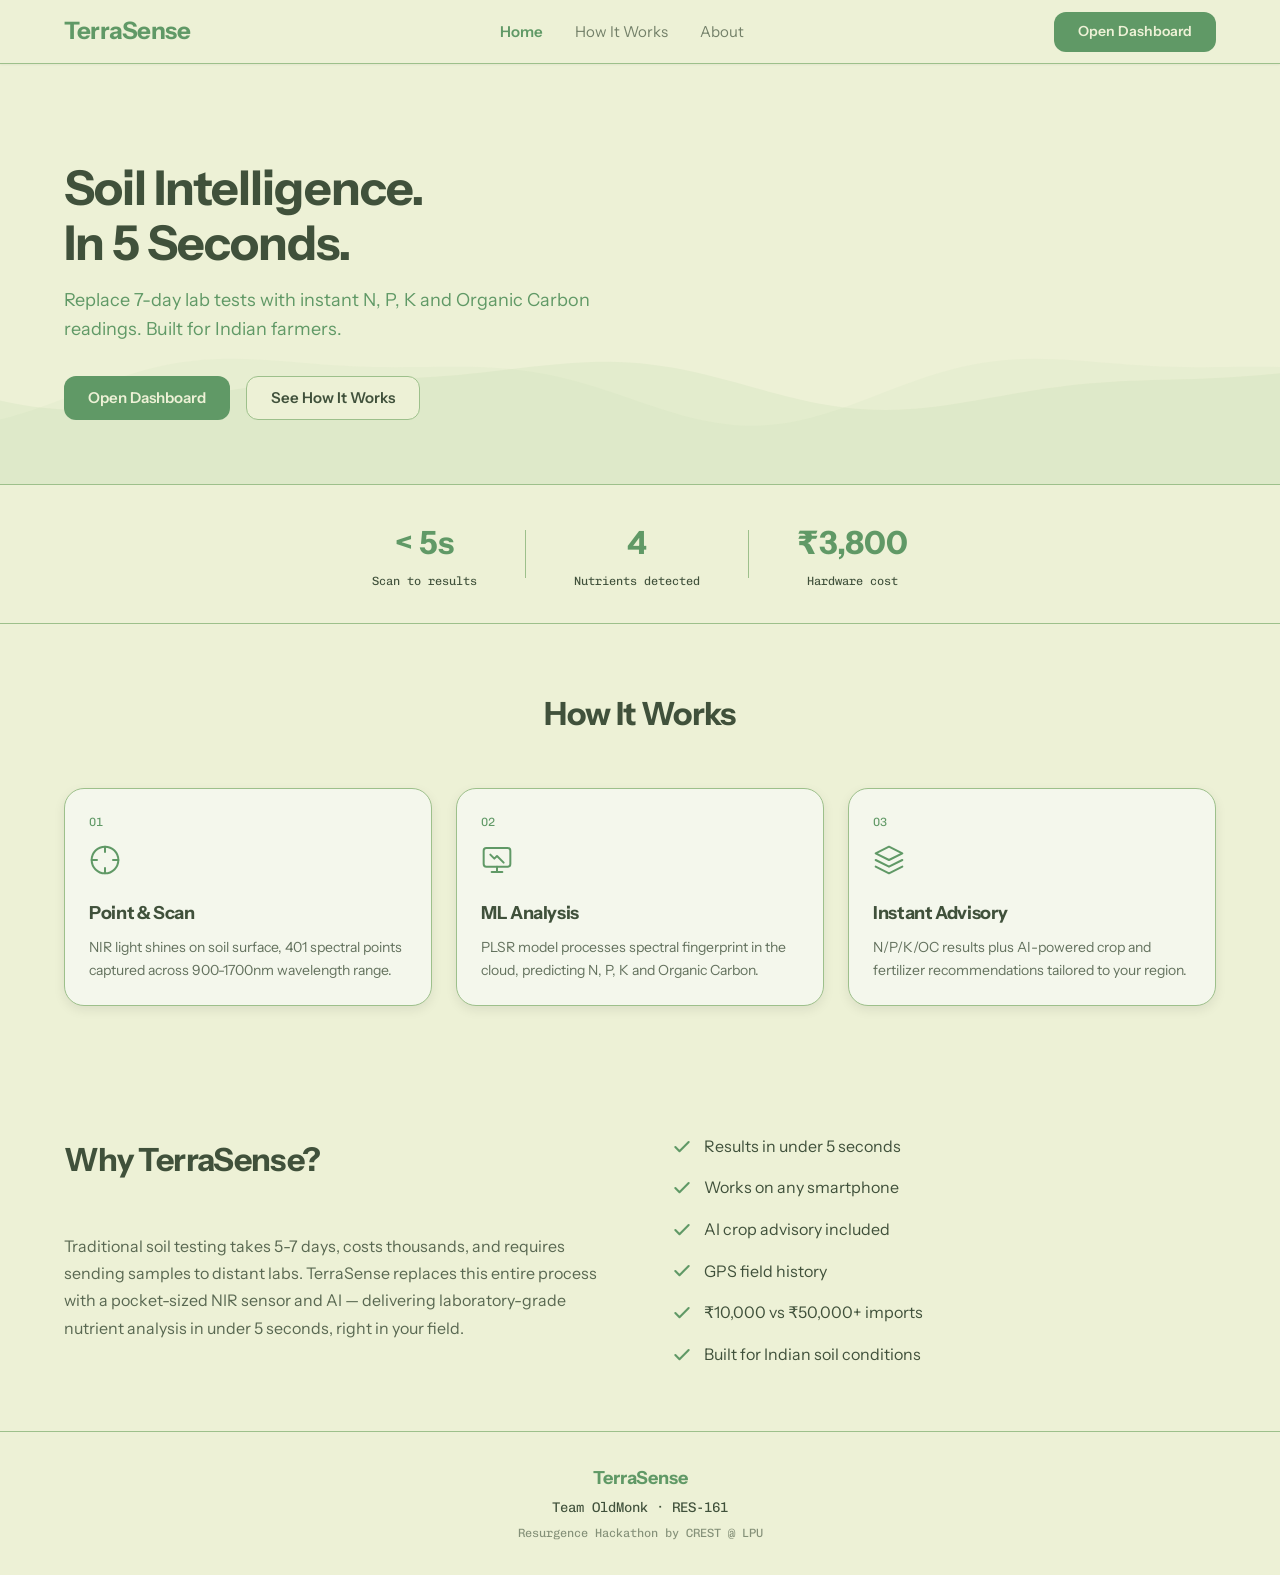
<file: frontend/index.html>
<!doctype html>
<html lang="en">
  <head>
    <meta charset="utf-8" />
    <meta name="viewport" content="width=device-width, initial-scale=1" />
    <title>TerraSense — Soil Intelligence in 5 Seconds</title>
    <meta name="description" content="Replace 7-day lab tests with instant N, P, K and Organic Carbon readings using NIR spectroscopy and ML." />
    <link rel="preconnect" href="https://fonts.googleapis.com" />
    <link rel="preconnect" href="https://fonts.gstatic.com" crossorigin />
    <link href="https://fonts.googleapis.com/css2?family=Instrument+Sans:wght@400;600;700&family=Chivo+Mono:wght@400;500&display=swap" rel="stylesheet" />
    <link rel="stylesheet" href="./style.css" />
  </head>
  <body class="landing">
    <!-- Navbar -->
    <nav class="navbar" id="navbar">
      <div class="navbar__inner">
        <a href="index.html" class="navbar__logo">TerraSense</a>
        <div class="navbar__links">
          <a href="#hero" class="navbar__link navbar__link--active">Home</a>
          <a href="#how-it-works" class="navbar__link">How It Works</a>
          <a href="#why-terrasense" class="navbar__link">About</a>
        </div>
        <a href="dashboard.html" class="btn btn--primary navbar__cta">Open Dashboard</a>
      </div>
    </nav>

    <main>
      <!-- Hero -->
      <section class="hero" id="hero">
        <div class="hero__bg-wave">
          <svg viewBox="0 0 1200 200" preserveAspectRatio="none" class="hero__svg">
            <path class="wave-path wave-path--1" d="" />
            <path class="wave-path wave-path--2" d="" />
          </svg>
        </div>
        <div class="container hero__content">
          <h1 class="hero__title anim-fade-up" style="animation-delay:0ms">Soil Intelligence.<br>In 5 Seconds.</h1>
          <p class="hero__subtitle anim-fade-up" style="animation-delay:100ms">Replace 7-day lab tests with instant N, P, K and Organic Carbon readings. Built for Indian farmers.</p>
          <div class="hero__ctas anim-fade-up" style="animation-delay:200ms">
            <a href="dashboard.html" class="btn btn--primary">Open Dashboard</a>
            <a href="#how-it-works" class="btn btn--secondary" id="scroll-hiw">See How It Works</a>
          </div>
        </div>
      </section>

      <!-- Stats Bar -->
      <section class="stats-bar" id="stats-bar">
        <div class="stats-bar__inner">
          <div class="stats-bar__item">
            <span class="stats-bar__number" data-target="5" data-prefix="< ">&lt; 0</span>
            <span class="stats-bar__label">Scan to results</span>
          </div>
          <div class="stats-bar__divider"></div>
          <div class="stats-bar__item">
            <span class="stats-bar__number" data-target="4">0</span>
            <span class="stats-bar__label">Nutrients detected</span>
          </div>
          <div class="stats-bar__divider"></div>
          <div class="stats-bar__item">
            <span class="stats-bar__number" data-target="3800" data-prefix="₹">₹0</span>
            <span class="stats-bar__label">Hardware cost</span>
          </div>
        </div>
      </section>

      <!-- How It Works -->
      <section class="section" id="how-it-works">
        <div class="container">
          <h2 class="section__heading scroll-anim">How It Works</h2>
          <div class="hiw-grid">
            <div class="hiw-card scroll-anim" style="animation-delay:0ms">
              <span class="hiw-card__step">01</span>
              <div class="hiw-card__icon">
                <svg width="32" height="32" viewBox="0 0 24 24" fill="none" stroke="currentColor" stroke-width="1.5" stroke-linecap="round" stroke-linejoin="round"><circle cx="12" cy="12" r="10"/><path d="M12 2v4M12 18v4M2 12h4M18 12h4"/></svg>
              </div>
              <h3 class="hiw-card__title">Point &amp; Scan</h3>
              <p class="hiw-card__desc">NIR light shines on soil surface, 401 spectral points captured across 900-1700nm wavelength range.</p>
            </div>
            <div class="hiw-card scroll-anim" style="animation-delay:150ms">
              <span class="hiw-card__step">02</span>
              <div class="hiw-card__icon">
                <svg width="32" height="32" viewBox="0 0 24 24" fill="none" stroke="currentColor" stroke-width="1.5" stroke-linecap="round" stroke-linejoin="round"><rect x="2" y="3" width="20" height="14" rx="2"/><path d="M8 21h8M12 17v4"/><path d="M7 8l3 3 2-2 5 5"/></svg>
              </div>
              <h3 class="hiw-card__title">ML Analysis</h3>
              <p class="hiw-card__desc">PLSR model processes spectral fingerprint in the cloud, predicting N, P, K and Organic Carbon.</p>
            </div>
            <div class="hiw-card scroll-anim" style="animation-delay:300ms">
              <span class="hiw-card__step">03</span>
              <div class="hiw-card__icon">
                <svg width="32" height="32" viewBox="0 0 24 24" fill="none" stroke="currentColor" stroke-width="1.5" stroke-linecap="round" stroke-linejoin="round"><path d="M12 2L2 7l10 5 10-5-10-5z"/><path d="M2 17l10 5 10-5"/><path d="M2 12l10 5 10-5"/></svg>
              </div>
              <h3 class="hiw-card__title">Instant Advisory</h3>
              <p class="hiw-card__desc">N/P/K/OC results plus AI-powered crop and fertilizer recommendations tailored to your region.</p>
            </div>
          </div>
        </div>
      </section>

      <!-- Why TerraSense -->
      <section class="section" id="why-terrasense">
        <div class="container why-grid">
          <div class="why-left scroll-anim">
            <h2 class="section__heading" style="text-align:left">Why TerraSense?</h2>
            <p class="why-left__body">Traditional soil testing takes 5-7 days, costs thousands, and requires sending samples to distant labs. TerraSense replaces this entire process with a pocket-sized NIR sensor and AI — delivering laboratory-grade nutrient analysis in under 5 seconds, right in your field.</p>
          </div>
          <div class="why-right scroll-anim" style="animation-delay:150ms">
            <ul class="feature-list">
              <li class="feature-list__item">
                <svg class="feature-list__check" width="20" height="20" viewBox="0 0 24 24" fill="none" stroke="#609966" stroke-width="2.5" stroke-linecap="round" stroke-linejoin="round"><polyline points="20 6 9 17 4 12"/></svg>
                Results in under 5 seconds
              </li>
              <li class="feature-list__item">
                <svg class="feature-list__check" width="20" height="20" viewBox="0 0 24 24" fill="none" stroke="#609966" stroke-width="2.5" stroke-linecap="round" stroke-linejoin="round"><polyline points="20 6 9 17 4 12"/></svg>
                Works on any smartphone
              </li>
              <li class="feature-list__item">
                <svg class="feature-list__check" width="20" height="20" viewBox="0 0 24 24" fill="none" stroke="#609966" stroke-width="2.5" stroke-linecap="round" stroke-linejoin="round"><polyline points="20 6 9 17 4 12"/></svg>
                AI crop advisory included
              </li>
              <li class="feature-list__item">
                <svg class="feature-list__check" width="20" height="20" viewBox="0 0 24 24" fill="none" stroke="#609966" stroke-width="2.5" stroke-linecap="round" stroke-linejoin="round"><polyline points="20 6 9 17 4 12"/></svg>
                GPS field history
              </li>
              <li class="feature-list__item">
                <svg class="feature-list__check" width="20" height="20" viewBox="0 0 24 24" fill="none" stroke="#609966" stroke-width="2.5" stroke-linecap="round" stroke-linejoin="round"><polyline points="20 6 9 17 4 12"/></svg>
                ₹10,000 vs ₹50,000+ imports
              </li>
              <li class="feature-list__item">
                <svg class="feature-list__check" width="20" height="20" viewBox="0 0 24 24" fill="none" stroke="#609966" stroke-width="2.5" stroke-linecap="round" stroke-linejoin="round"><polyline points="20 6 9 17 4 12"/></svg>
                Built for Indian soil conditions
              </li>
            </ul>
          </div>
        </div>
      </section>
    </main>

    <!-- Footer -->
    <footer class="footer">
      <span class="footer__brand">TerraSense</span>
      <span class="footer__team">Team OldMonk &middot; RES-161</span>
      <span class="footer__event">Resurgence Hackathon by CREST @ LPU</span>
    </footer>

    <script>
      /* ── Smooth scroll for "See How It Works" ── */
      document.getElementById('scroll-hiw').addEventListener('click', function(e) {
        e.preventDefault();
        document.getElementById('how-it-works').scrollIntoView({ behavior: 'smooth' });
      });

      /* ── Navbar sticky shadow ── */
      window.addEventListener('scroll', function() {
        document.getElementById('navbar').classList.toggle('navbar--scrolled', window.scrollY > 10);
      });

      /* ── Scroll animations with Intersection Observer ── */
      const scrollEls = document.querySelectorAll('.scroll-anim');
      const observer = new IntersectionObserver(function(entries) {
        entries.forEach(function(entry) {
          if (entry.isIntersecting) {
            entry.target.classList.add('scroll-anim--visible');
            observer.unobserve(entry.target);
          }
        });
      }, { threshold: 0.15 });
      scrollEls.forEach(function(el) { observer.observe(el); });

      /* ── Stats count-up animation ── */
      let statsCounted = false;
      const statsObserver = new IntersectionObserver(function(entries) {
        entries.forEach(function(entry) {
          if (entry.isIntersecting && !statsCounted) {
            statsCounted = true;
            document.querySelectorAll('.stats-bar__number').forEach(function(el) {
              const target = parseInt(el.dataset.target);
              const prefix = el.dataset.prefix || '';
              const suffix = el.dataset.target === '5' ? 's' : '';
              let current = 0;
              const step = Math.max(1, Math.floor(target / 40));
              const interval = setInterval(function() {
                current += step;
                if (current >= target) {
                  current = target;
                  clearInterval(interval);
                }
                el.textContent = prefix + current.toLocaleString('en-IN') + suffix;
              }, 30);
            });
            statsObserver.unobserve(entry.target);
          }
        });
      }, { threshold: 0.3 });
      statsObserver.observe(document.getElementById('stats-bar'));

      /* ── Animated SVG wave ── */
      (function() {
        const paths = document.querySelectorAll('.wave-path');
        let t = 0;
        function drawWave() {
          t += 0.008;
          paths.forEach(function(path, idx) {
            const offset = idx * 1.5;
            const amp = 20 + idx * 10;
            let d = 'M0 100';
            for (let x = 0; x <= 1200; x += 10) {
              const y = 100 + Math.sin((x / 120) + t + offset) * amp + Math.sin((x / 60) + t * 1.3 + offset) * (amp * 0.4);
              d += ' L' + x + ' ' + y;
            }
            d += ' L1200 200 L0 200 Z';
            path.setAttribute('d', d);
          });
          requestAnimationFrame(drawWave);
        }
        drawWave();
      })();
    </script>
  </body>
</html>
</file>
<file: frontend/style.css>
/* ═══════════════════════════════════════════════
   TerraSense Design Tokens
   ═══════════════════════════════════════════════ */
@import url("https://fonts.googleapis.com/css2?family=Instrument+Sans:wght@400;600;700&family=Chivo+Mono:wght@400;500&display=swap");

:root {
  --color-primary: #609966;
  --color-secondary: #9DC08B;
  --color-bg: #EDF1D6;
  --color-surface: #F4F7EC;
  --color-text: #40513B;
  --color-text-secondary: #609966;
  --color-border: #9DC08B;

  --font-heading: 'Instrument Sans', system-ui, sans-serif;
  --font-body: 'Instrument Sans', system-ui, sans-serif;
  --font-mono: 'Chivo Mono', monospace;

  --shadow-subtle: 0 1px 2px rgba(0,0,0,0.05);
  --shadow-medium: 0 4px 12px rgba(0,0,0,0.08);
  --shadow-strong: 0 8px 24px rgba(0,0,0,0.13);
  --shadow-focus: 0 0 0 3px rgba(96,153,102,0.35);

  --radius-input: 6px;
  --radius-card: 12px;
  --radius-modal: 20px;
  --radius-pill: 9999px;
}

/* ═══════════════════════════════════════════════
   Reset & Base
   ═══════════════════════════════════════════════ */
*, *::before, *::after { box-sizing: border-box; margin: 0; padding: 0; }

body {
  font-family: var(--font-body);
  font-size: 16px;
  font-weight: 400;
  color: var(--color-text);
  background: var(--color-bg);
  line-height: 1.6;
  -webkit-font-smoothing: antialiased;
}

.container {
  max-width: 1200px;
  margin: 0 auto;
  padding: 0 24px;
}

.hidden { display: none !important; }

/* ═══════════════════════════════════════════════
   Buttons
   ═══════════════════════════════════════════════ */
.btn {
  display: inline-flex;
  align-items: center;
  justify-content: center;
  height: 44px;
  padding: 12px 24px;
  border-radius: var(--radius-card);
  font-family: var(--font-heading);
  font-size: 15px;
  font-weight: 600;
  text-decoration: none;
  border: none;
  cursor: pointer;
  transition: all 150ms ease;
  white-space: nowrap;
}

.btn:focus-visible {
  outline: none;
  box-shadow: var(--shadow-focus);
}

.btn--primary {
  background: var(--color-primary);
  color: var(--color-bg);
}

.btn--primary:hover {
  background: #4e7f54;
}

.btn--primary:active {
  transform: scale(0.97);
}

.btn--secondary {
  background: var(--color-bg);
  border: 1px solid var(--color-border);
  color: var(--color-text);
}

.btn--secondary:hover {
  background: #dde8cc;
}

.btn--secondary:active {
  transform: scale(0.97);
}

.btn:disabled, .btn--disabled {
  opacity: 0.45;
  cursor: not-allowed;
}

/* ═══════════════════════════════════════════════
   Navbar (shared)
   ═══════════════════════════════════════════════ */
.navbar {
  position: sticky;
  top: 0;
  z-index: 200;
  height: 64px;
  background: var(--color-bg);
  border-bottom: 1px solid var(--color-border);
  box-shadow: var(--shadow-subtle);
  transition: box-shadow 200ms ease;
}

.navbar--scrolled {
  box-shadow: var(--shadow-medium);
}

.navbar__inner {
  max-width: 1200px;
  margin: 0 auto;
  padding: 0 24px;
  height: 100%;
  display: flex;
  align-items: center;
  justify-content: space-between;
}

.navbar__logo {
  font-family: var(--font-heading);
  font-weight: 700;
  font-size: 24px;
  letter-spacing: -0.02em;
  color: var(--color-primary);
  text-decoration: none;
}

.navbar__links {
  display: flex;
  gap: 32px;
}

.navbar__link {
  font-family: var(--font-body);
  font-size: 15px;
  font-weight: 400;
  color: var(--color-text);
  opacity: 0.7;
  text-decoration: none;
  transition: all 150ms ease;
}

.navbar__link:hover,
.navbar__link--active {
  color: var(--color-primary);
  opacity: 1;
  font-weight: 600;
}

.navbar__cta {
  height: 40px;
  padding: 8px 24px;
  font-size: 14px;
}

/* ═══════════════════════════════════════════════
   LANDING PAGE — Hero
   ═══════════════════════════════════════════════ */
.hero {
  position: relative;
  padding: 96px 0 64px;
  overflow: hidden;
}

.hero__bg-wave {
  position: absolute;
  bottom: 0;
  left: 0;
  width: 100%;
  height: 200px;
  pointer-events: none;
}

.hero__svg {
  width: 100%;
  height: 100%;
}

.wave-path--1 {
  fill: rgba(157, 192, 139, 0.12);
}

.wave-path--2 {
  fill: rgba(157, 192, 139, 0.07);
}

.hero__content {
  position: relative;
  z-index: 1;
}

.hero__title {
  font-family: var(--font-heading);
  font-weight: 700;
  font-size: 48px;
  letter-spacing: -0.02em;
  color: var(--color-text);
  line-height: 1.15;
  margin-bottom: 16px;
}

.hero__subtitle {
  font-size: 18px;
  font-weight: 400;
  color: var(--color-text-secondary);
  max-width: 560px;
  line-height: 1.6;
  margin-bottom: 32px;
}

.hero__ctas {
  display: flex;
  gap: 16px;
  flex-wrap: wrap;
}

/* ── Animations ── */
.anim-fade-up {
  opacity: 0;
  transform: translateY(24px);
  animation: fadeUp 500ms ease-out forwards;
}

@keyframes fadeUp {
  to {
    opacity: 1;
    transform: translateY(0);
  }
}

/* ── Scroll animations ── */
.scroll-anim {
  opacity: 0;
  transform: translateY(24px);
  transition: opacity 500ms ease-out, transform 500ms ease-out;
}

.scroll-anim--visible {
  opacity: 1;
  transform: translateY(0);
}

/* ═══════════════════════════════════════════════
   LANDING PAGE — Stats Bar
   ═══════════════════════════════════════════════ */
.stats-bar {
  border-top: 1px solid var(--color-border);
  border-bottom: 1px solid var(--color-border);
  padding: 32px 0;
}

.stats-bar__inner {
  max-width: 800px;
  margin: 0 auto;
  display: flex;
  align-items: center;
  justify-content: center;
  gap: 48px;
}

.stats-bar__item {
  text-align: center;
}

.stats-bar__number {
  display: block;
  font-family: var(--font-heading);
  font-weight: 700;
  font-size: 32px;
  color: var(--color-primary);
}

.stats-bar__label {
  display: block;
  font-family: var(--font-mono);
  font-size: 12px;
  color: var(--color-text);
  margin-top: 4px;
}

.stats-bar__divider {
  width: 1px;
  height: 48px;
  background: var(--color-border);
}

/* ═══════════════════════════════════════════════
   LANDING PAGE — Sections
   ═══════════════════════════════════════════════ */
.section {
  padding: 64px 0;
}

.section__heading {
  font-family: var(--font-heading);
  font-weight: 700;
  font-size: 32px;
  letter-spacing: -0.02em;
  color: var(--color-text);
  text-align: center;
  margin-bottom: 48px;
}

/* How It Works cards */
.hiw-grid {
  display: grid;
  grid-template-columns: repeat(3, 1fr);
  gap: 24px;
}

.hiw-card {
  background: var(--color-surface);
  border: 1px solid var(--color-border);
  border-radius: var(--radius-modal);
  padding: 24px;
  box-shadow: var(--shadow-medium);
  transition: box-shadow 200ms ease;
}

.hiw-card:hover {
  box-shadow: var(--shadow-strong);
}

.hiw-card__step {
  font-family: var(--font-mono);
  font-size: 12px;
  color: var(--color-text-secondary);
  display: block;
  margin-bottom: 12px;
}

.hiw-card__icon {
  color: var(--color-primary);
  margin-bottom: 16px;
}

.hiw-card__title {
  font-family: var(--font-heading);
  font-weight: 700;
  font-size: 18px;
  letter-spacing: -0.02em;
  color: var(--color-text);
  margin-bottom: 8px;
}

.hiw-card__desc {
  font-size: 14px;
  color: var(--color-text);
  opacity: 0.8;
  line-height: 1.6;
}

/* Why TerraSense */
.why-grid {
  display: grid;
  grid-template-columns: 1fr 1fr;
  gap: 64px;
  align-items: start;
}

.why-left__body {
  font-size: 16px;
  color: var(--color-text);
  opacity: 0.85;
  line-height: 1.7;
  margin-top: 16px;
}

.feature-list {
  list-style: none;
  display: flex;
  flex-direction: column;
  gap: 16px;
}

.feature-list__item {
  display: flex;
  align-items: center;
  gap: 12px;
  font-size: 16px;
  font-weight: 400;
  color: var(--color-text);
}

.feature-list__check {
  flex-shrink: 0;
}

/* ═══════════════════════════════════════════════
   LANDING PAGE — Footer
   ═══════════════════════════════════════════════ */
.footer {
  text-align: center;
  padding: 32px 24px;
  border-top: 1px solid var(--color-border);
  display: flex;
  flex-direction: column;
  gap: 4px;
}

.footer__brand {
  font-family: var(--font-heading);
  font-weight: 700;
  font-size: 18px;
  color: var(--color-primary);
}

.footer__team {
  font-family: var(--font-mono);
  font-size: 14px;
  color: var(--color-text);
}

.footer__event {
  font-family: var(--font-mono);
  font-size: 12px;
  color: var(--color-text);
  opacity: 0.6;
}

/* ═══════════════════════════════════════════════
   DASHBOARD — Layout
   ═══════════════════════════════════════════════ */
.dashboard-body {
  display: flex;
  min-height: 100vh;
}

.sidebar {
  width: 260px;
  position: fixed;
  top: 0;
  left: 0;
  bottom: 0;
  background: var(--color-bg);
  border-right: 1px solid var(--color-border);
  display: flex;
  flex-direction: column;
  z-index: 100;
}

.sidebar__header {
  height: 64px;
  display: flex;
  align-items: center;
  padding: 0 24px;
  border-bottom: 1px solid var(--color-border);
}

.sidebar__logo {
  font-family: var(--font-heading);
  font-weight: 700;
  font-size: 20px;
  letter-spacing: -0.02em;
  color: var(--color-primary);
  text-decoration: none;
}

.sidebar__nav {
  flex: 1;
  padding: 16px 0;
  display: flex;
  flex-direction: column;
  gap: 2px;
}

.sidebar__item {
  display: flex;
  align-items: center;
  gap: 12px;
  padding: 12px 24px;
  font-family: var(--font-body);
  font-size: 15px;
  font-weight: 400;
  color: var(--color-text);
  opacity: 0.7;
  cursor: pointer;
  border: none;
  background: none;
  width: 100%;
  text-align: left;
  transition: all 150ms ease;
  border-left: 3px solid transparent;
}

.sidebar__item:hover {
  opacity: 1;
  background: rgba(96,153,102,0.05);
}

.sidebar__item--active {
  opacity: 1;
  font-weight: 600;
  color: var(--color-primary);
  background: rgba(96,153,102,0.1);
  border-left-color: var(--color-primary);
}

.sidebar__item:focus-visible {
  outline: none;
  box-shadow: var(--shadow-focus);
}

.sidebar__item svg {
  width: 20px;
  height: 20px;
  flex-shrink: 0;
}

.sidebar__footer {
  padding: 16px 24px;
  border-top: 1px solid var(--color-border);
}

.sidebar__version {
  font-family: var(--font-mono);
  font-size: 12px;
  color: var(--color-text);
  opacity: 0.5;
  background: var(--color-surface);
  border: 1px solid var(--color-border);
  border-radius: var(--radius-input);
  padding: 4px 12px;
  display: inline-block;
}

.dashboard-main {
  margin-left: 260px;
  flex: 1;
  padding: 32px;
  min-height: 100vh;
  background: var(--color-bg);
}

/* ── Panel switching ── */
.panel {
  display: none;
  opacity: 0;
  transition: opacity 150ms ease;
}

.panel--active {
  display: block;
  opacity: 1;
}

.panel__title {
  font-family: var(--font-heading);
  font-weight: 700;
  font-size: 24px;
  letter-spacing: -0.02em;
  color: var(--color-text);
  margin-bottom: 4px;
}

.panel__subtitle {
  font-size: 14px;
  color: var(--color-text);
  opacity: 0.6;
  margin-bottom: 32px;
}

/* ═══════════════════════════════════════════════
   DASHBOARD — Cards
   ═══════════════════════════════════════════════ */
.card {
  background: var(--color-surface);
  border: 1px solid var(--color-border);
  border-radius: var(--radius-modal);
  padding: 24px;
  box-shadow: var(--shadow-medium);
  transition: box-shadow 200ms ease;
}

.card:hover {
  box-shadow: var(--shadow-strong);
}

.card__heading {
  font-family: var(--font-heading);
  font-weight: 700;
  font-size: 16px;
  letter-spacing: -0.02em;
  color: var(--color-text);
  margin-bottom: 16px;
}

/* ═══════════════════════════════════════════════
   DASHBOARD — Scan Panel
   ═══════════════════════════════════════════════ */
.scan-area {
  display: flex;
  flex-direction: column;
  align-items: center;
  gap: 24px;
  margin-bottom: 32px;
}

.scan-btn-wrap {
  position: relative;
  width: 120px;
  height: 120px;
}

.scan-btn {
  width: 120px;
  height: 120px;
  border-radius: 50%;
  background: var(--color-primary);
  border: none;
  cursor: pointer;
  display: flex;
  align-items: center;
  justify-content: center;
  transition: all 150ms ease;
  position: relative;
  z-index: 1;
}

.scan-btn:focus-visible {
  outline: none;
  box-shadow: var(--shadow-focus);
}

.scan-btn:hover {
  background: #4e7f54;
}

.scan-btn:active {
  transform: scale(0.97);
}

.scan-btn:disabled {
  opacity: 0.45;
  cursor: not-allowed;
}

.scan-btn svg {
  width: 40px;
  height: 40px;
  color: var(--color-bg);
}

/* Idle pulse */
.scan-btn-wrap--idle .scan-btn {
  animation: scanPulse 2s ease-in-out infinite;
}

@keyframes scanPulse {
  0%, 100% { transform: scale(1); }
  50% { transform: scale(1.05); }
}

/* Scanning ring */
.scan-ring {
  position: absolute;
  top: -8px;
  left: -8px;
  width: 136px;
  height: 136px;
  border-radius: 50%;
  border: 3px solid transparent;
  border-top-color: var(--color-primary);
  display: none;
}

.scan-btn-wrap--scanning .scan-ring {
  display: block;
  animation: scanSpin 1s linear infinite;
}

.scan-btn-wrap--scanning .scan-btn {
  animation: none;
}

@keyframes scanSpin {
  to { transform: rotate(360deg); }
}

/* Progress steps */
.progress-steps {
  display: flex;
  align-items: center;
  gap: 4px;
  flex-wrap: wrap;
  justify-content: center;
}

.progress-step {
  font-family: var(--font-mono);
  font-size: 12px;
  padding: 4px 12px;
  border-radius: var(--radius-input);
  border: 1px solid var(--color-border);
  background: var(--color-bg);
  color: var(--color-text);
  opacity: 0.5;
  transition: all 150ms ease;
  height: 28px;
  display: inline-flex;
  align-items: center;
}

.progress-step--active {
  background: var(--color-primary);
  color: var(--color-bg);
  border-color: var(--color-primary);
  opacity: 1;
}

.progress-step--done {
  background: var(--color-secondary);
  color: var(--color-text);
  border-color: var(--color-secondary);
  opacity: 1;
}

.progress-line {
  width: 24px;
  height: 2px;
  background: var(--color-border);
  transition: background 150ms ease;
}

.progress-line--done {
  background: var(--color-secondary);
}

/* ── Metric cards grid ── */
.metrics-grid {
  display: grid;
  grid-template-columns: repeat(2, 1fr);
  gap: 16px;
  margin-bottom: 32px;
}

.metric-card {
  background: var(--color-surface);
  border: 1px solid var(--color-border);
  border-radius: var(--radius-modal);
  padding: 24px;
  box-shadow: var(--shadow-medium);
  transition: all 200ms ease;
}

.metric-card:hover {
  box-shadow: var(--shadow-strong);
}

.metric-card__label {
  font-family: var(--font-heading);
  font-weight: 600;
  font-size: 14px;
  color: var(--color-text);
  opacity: 0.7;
  margin-bottom: 8px;
}

.metric-card__value {
  font-family: var(--font-mono);
  font-weight: 500;
  font-size: 32px;
  color: var(--color-text);
  margin-bottom: 8px;
}

.metric-card__desc {
  font-size: 12px;
  color: var(--color-text);
  opacity: 0.6;
}

/* Chips */
.chip {
  font-family: var(--font-mono);
  font-size: 12px;
  height: 28px;
  padding: 4px 12px;
  border-radius: var(--radius-input);
  border: 1px solid var(--color-border);
  background: var(--color-bg);
  display: inline-flex;
  align-items: center;
}

.chip--optimal {
  background: var(--color-primary);
  color: var(--color-bg);
  border-color: var(--color-primary);
}

.chip--low {
  background: var(--color-secondary);
  color: var(--color-text);
  border-color: var(--color-secondary);
}

.chip--deficient {
  background: var(--color-text);
  color: var(--color-bg);
  border-color: var(--color-text);
}

/* Spectral chart card */
.spectral-card {
  margin-bottom: 32px;
}

.spectral-card canvas {
  width: 100%;
  height: 280px;
  max-height: 280px;
}

/* Health gauge */
.health-gauge {
  display: flex;
  flex-direction: column;
  align-items: center;
  gap: 8px;
  margin-bottom: 32px;
}

.health-gauge__svg {
  width: 160px;
  height: 160px;
}

.health-gauge__label {
  font-family: var(--font-mono);
  font-size: 14px;
  color: var(--color-text);
  opacity: 0.7;
}

/* Scan error */
.scan-error {
  background: var(--color-surface);
  border: 2px solid #c0392b;
  border-radius: var(--radius-card);
  padding: 16px;
  font-size: 14px;
  color: #c0392b;
  text-align: center;
  margin-top: 16px;
  display: none;
}

.scan-error--visible {
  display: block;
}

/* ═══════════════════════════════════════════════
   DASHBOARD — History Panel
   ═══════════════════════════════════════════════ */
.trend-chart-card {
  margin-bottom: 32px;
}

.trend-chart-card canvas {
  width: 100%;
  height: 300px;
  max-height: 300px;
}

.history-table-wrap {
  overflow-x: auto;
}

.history-table {
  width: 100%;
  border-collapse: collapse;
  font-size: 14px;
}

.history-table th {
  font-family: var(--font-mono);
  font-size: 12px;
  font-weight: 500;
  text-align: left;
  padding: 12px 16px;
  color: var(--color-text);
  opacity: 0.6;
  border-bottom: 1px solid var(--color-border);
  white-space: nowrap;
}

.history-table td {
  font-family: var(--font-mono);
  font-size: 13px;
  padding: 12px 16px;
  border-bottom: 1px solid var(--color-border);
  color: var(--color-text);
  white-space: nowrap;
}

.history-table tbody tr:nth-child(even) {
  background: var(--color-bg);
}

.history-table tbody tr:nth-child(odd) {
  background: var(--color-surface);
}

.empty-state {
  text-align: center;
  padding: 48px 24px;
  font-size: 14px;
  color: var(--color-text);
  opacity: 0.5;
}

/* ═══════════════════════════════════════════════
   DASHBOARD — Advisory Panel
   ═══════════════════════════════════════════════ */
.advisory-summary {
  display: flex;
  gap: 12px;
  flex-wrap: wrap;
  margin-bottom: 24px;
  align-items: center;
}

.advisory-summary__label {
  font-family: var(--font-mono);
  font-size: 12px;
  color: var(--color-text);
  opacity: 0.6;
}

.advisory-sections {
  display: flex;
  flex-direction: column;
  gap: 16px;
}

.advisory-section {
  background: var(--color-surface);
  border: 1px solid var(--color-border);
  border-radius: var(--radius-card);
  padding: 24px;
}

.advisory-section__header {
  display: flex;
  align-items: center;
  gap: 12px;
  margin-bottom: 12px;
}

.advisory-section__icon {
  color: var(--color-primary);
}

.advisory-section__title {
  font-family: var(--font-heading);
  font-weight: 700;
  font-size: 16px;
  color: var(--color-text);
}

.advisory-section__content {
  font-size: 14px;
  color: var(--color-text);
  line-height: 1.7;
  white-space: pre-line;
}

/* Skeleton loader */
.skeleton {
  background: linear-gradient(90deg, var(--color-border) 25%, var(--color-bg) 50%, var(--color-border) 75%);
  background-size: 200% 100%;
  animation: skeletonShimmer 1.5s infinite;
  border-radius: var(--radius-input);
  height: 16px;
  margin-bottom: 12px;
}

.skeleton--wide { width: 100%; }
.skeleton--medium { width: 75%; }
.skeleton--short { width: 50%; }

@keyframes skeletonShimmer {
  0% { background-position: 200% 0; }
  100% { background-position: -200% 0; }
}

/* ═══════════════════════════════════════════════
   DASHBOARD — GPS Panel
   ═══════════════════════════════════════════════ */
.gps-grid {
  display: grid;
  grid-template-columns: repeat(10, 1fr);
  gap: 4px;
  margin-bottom: 16px;
}

.gps-cell {
  aspect-ratio: 1;
  border-radius: var(--radius-input);
  cursor: pointer;
  position: relative;
  transition: transform 150ms ease;
}

.gps-cell:hover {
  transform: scale(1.1);
  z-index: 1;
}

.gps-caption {
  font-family: var(--font-mono);
  font-size: 12px;
  color: var(--color-text);
  opacity: 0.6;
  text-align: center;
}

.gps-tooltip {
  position: absolute;
  bottom: calc(100% + 8px);
  left: 50%;
  transform: translateX(-50%);
  background: var(--color-text);
  color: var(--color-bg);
  font-family: var(--font-mono);
  font-size: 11px;
  padding: 8px 12px;
  border-radius: var(--radius-input);
  white-space: nowrap;
  pointer-events: none;
  opacity: 0;
  transition: opacity 150ms ease;
  z-index: 10;
}

.gps-cell:hover .gps-tooltip {
  opacity: 1;
}

.gps-progress {
  text-align: center;
  padding: 32px;
}

.gps-progress__bar {
  width: 200px;
  height: 8px;
  background: var(--color-border);
  border-radius: var(--radius-pill);
  margin: 16px auto;
  overflow: hidden;
}

.gps-progress__fill {
  height: 100%;
  background: var(--color-primary);
  border-radius: var(--radius-pill);
  transition: width 300ms ease;
}

/* ═══════════════════════════════════════════════
   DASHBOARD — Export Panel
   ═══════════════════════════════════════════════ */
.export-stats {
  display: grid;
  grid-template-columns: repeat(3, 1fr);
  gap: 16px;
  margin-bottom: 32px;
}

.export-stat {
  background: var(--color-surface);
  border: 1px solid var(--color-border);
  border-radius: var(--radius-card);
  padding: 16px;
  text-align: center;
}

.export-stat__value {
  font-family: var(--font-mono);
  font-size: 24px;
  font-weight: 500;
  color: var(--color-text);
  display: block;
}

.export-stat__label {
  font-family: var(--font-mono);
  font-size: 12px;
  color: var(--color-text);
  opacity: 0.6;
  display: block;
  margin-top: 4px;
}

/* Toast */
.toast {
  position: fixed;
  bottom: 24px;
  right: 24px;
  background: var(--color-primary);
  color: var(--color-bg);
  font-family: var(--font-body);
  font-size: 14px;
  font-weight: 600;
  padding: 12px 24px;
  border-radius: var(--radius-card);
  box-shadow: var(--shadow-strong);
  opacity: 0;
  transform: translateY(16px);
  transition: all 300ms ease;
  z-index: 999;
  pointer-events: none;
}

.toast--visible {
  opacity: 1;
  transform: translateY(0);
}

/* ═══════════════════════════════════════════════
   DASHBOARD — Mobile bottom nav
   ═══════════════════════════════════════════════ */
.mobile-nav {
  display: none;
  position: fixed;
  bottom: 0;
  left: 0;
  right: 0;
  height: 64px;
  background: var(--color-bg);
  border-top: 1px solid var(--color-border);
  box-shadow: 0 -2px 8px rgba(0,0,0,0.08);
  z-index: 200;
  justify-content: space-around;
  align-items: center;
}

.mobile-nav__item {
  display: flex;
  flex-direction: column;
  align-items: center;
  gap: 2px;
  padding: 4px 8px;
  background: none;
  border: none;
  cursor: pointer;
  color: var(--color-text);
  opacity: 0.5;
  font-family: var(--font-mono);
  font-size: 10px;
  transition: all 150ms ease;
}

.mobile-nav__item svg {
  width: 20px;
  height: 20px;
}

.mobile-nav__item--active {
  opacity: 1;
  color: var(--color-primary);
}

/* ═══════════════════════════════════════════════
   Responsive
   ═══════════════════════════════════════════════ */
@media (max-width: 768px) {
  .hiw-grid {
    grid-template-columns: 1fr;
  }

  .why-grid {
    grid-template-columns: 1fr;
    gap: 32px;
  }

  .hero__title {
    font-size: 32px;
  }

  .stats-bar__inner {
    flex-direction: column;
    gap: 24px;
  }

  .stats-bar__divider {
    width: 48px;
    height: 1px;
  }

  .navbar__links {
    display: none;
  }

  /* Dashboard mobile */
  .sidebar {
    display: none;
  }

  .mobile-nav {
    display: flex;
  }

  .dashboard-main {
    margin-left: 0;
    padding: 16px;
    padding-bottom: 80px;
  }

  .metrics-grid {
    grid-template-columns: 1fr;
  }

  .export-stats {
    grid-template-columns: 1fr;
  }
}
</file>
